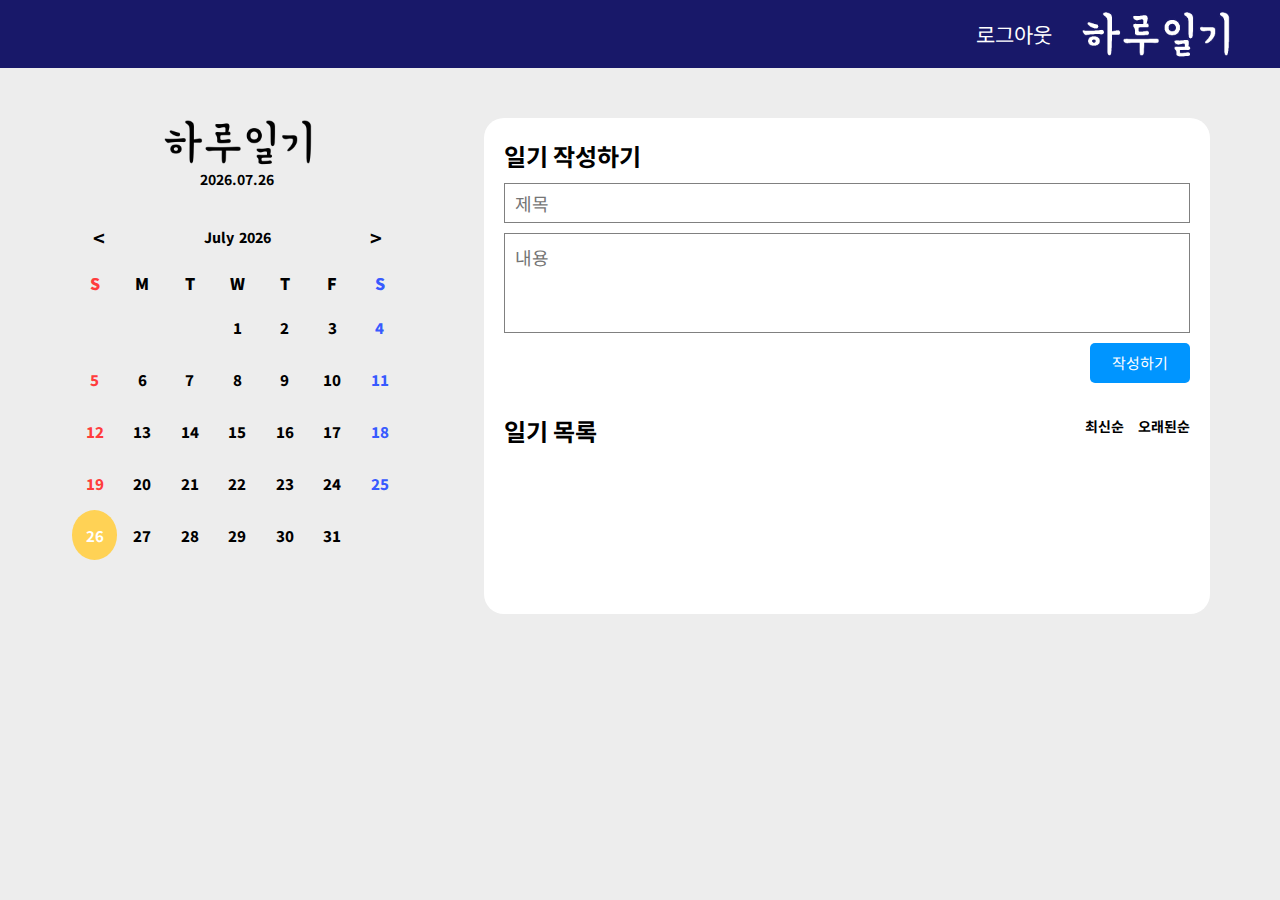
<file: main.html>
<!DOCTYPE html>
<html lang="en">
<head>
    <meta charset="UTF-8">
    <meta http-equiv="X-UA-Compatible" content="IE=edge">
    <meta name="viewport" content="width=device-width, initial-scale=1.0">
    <title>DIARY</title>

    <link rel="stylesheet" href="./css/style.css">
</head>
<body>
  
    <header>
        <div class="log">
            <button type="button" class="sign-out-button">로그아웃</button>
            <img src="./img/logo-w.png" class="logo">
        </div>
    </header>
    <main>
        <section class="calender">
            <div class="title">
                <img src="./img/logo-b.png" class="logo">
                <span class="today"></span>
            </div>
            <div class="my-calendar clearfix">
                <div class="clicked-date">
                  <div class="cal-day"></div>
                  <div class="cal-date"></div>
                </div>
                <div class="calendar-box">
                  <div class="ctr-box clearfix">
                    <button type="button" title="prev" class="btn-cal prev">
                    </button>
                    <span class="cal-month"></span>
                    <span class="cal-year"></span>
                    <button type="button" title="next" class="btn-cal next">
                    </button>
                  </div>
                  <table class="cal-table">
                    <thead>
                      <tr>
                        <th>S</th>
                        <th>M</th>
                        <th>T</th>
                        <th>W</th>
                        <th>T</th>
                        <th>F</th>
                        <th>S</th>
                      </tr>
                    </thead>
                    <tbody class="cal-body"></tbody>
                  </table>
                </div>
              </div>
        </section>
        <section class="page">
            <article class="form">
                <h1>일기 작성하기</h1>
                <input type="text" id="title" placeholder="제목">
                <textarea name="diary" id="diary" cols="30" rows="10" placeholder="내용"></textarea>
                <button class="blue btns" name="add" value="add">작성하기</button>
            </article>
            <article class="list">
              <div>
                <h2>일기 목록</h2>
                <div>
                  <span class="btns" name="new">최신순</span>
                  <span class="btns" name="old">오래된순</span>
                </div>
              </div>
                <ul> </ul>
            </article>
        </section>
    </main>
    <script type="text/javascript">
        var signout = document.querySelector('.sign-out-button');
        signout.addEventListener('click',
        function() {
             var member = JSON.parse(window.localStorage.getItem('diaryMembers'));
             if(member.sign){
                member.sign = false;
                localStorage.setItem('diaryMembers', JSON.stringify(member));
                location.href = 'sign.html';
             }
        });

    </script>
    <script src="./js/main.js"></script>
    <script src="./js/calender.js"></script>

</body>
</html>
</file>
<file: css/style.css>
@import url('https://fonts.googleapis.com/css2?family=Noto+Sans+KR:wght@400;500;700&display=swap');
*{
    margin: 0;
    padding: 0;
    border: none;
    outline: none;
    list-style: none;
    box-sizing: border-box;
    font-family: 'Noto Sans KR', sans-serif;
}
body{
    background-color: rgb(237, 237, 237);
}
main{
    max-width: 100%;
    display: flex;
    justify-content: center;
    margin: 30px 50px;
    padding: 20px;
}
header{
    background-color: rgb(24, 24, 105);
    padding: 10px 0;
}

header .log {
  display: flex;
  justify-content: flex-end;
  align-items: center;
}

header .sign-out-button {
  background: transparent;
  margin-top: 0;
  font-size: 21px;
  margin-right: 16px;
}

header img{
    margin-right: 50px;
    display: block;
}

h1, h2{
    font-size: 24px;
    font-weight: bold;
    margin-bottom: 10px;
}
button{
    width: 100px;
    height: 40px;
    font-size: 15px;
    line-height: 40px;
    border-radius: 5px;
    margin-top: 10px;
    color: #fff;
    margin-left: auto;
    cursor: pointer;
}
button.blue{
    background-color: rgb(0, 149, 255);
    display: block;
}
button.red{
    background-color: rgb(255, 46, 46);
}
textarea, input{
    border: 1px solid gray;
    display: block;
    width: 100%;
    height: 100px;
    resize: none;
    padding: 10px;
    font-size: 18px;
}
input{
    height: 40px;
    margin-bottom: 10px;
}
ul{
    max-height: 45vh;
    overflow-y: scroll;
}
li{
    border: 1px solid gray;
    padding: 10px;
    border-radius: 5px;
}
li+li{
    margin-top: 10px;
}
li div{
    display: flex;
    justify-content: space-between;
    align-items: flex-end;
}

span{
    font-size: 14px;
}
.calender{
    width: 30%;
    max-width: 380px;
    display: flex;
    flex-direction: column;
    align-items: center;
    margin-right: 80px;
}
.page{
    width: 65%;
    border-radius: 20px;
    padding: 20px;
    background-color: #fff;
}
.logo{
    width: 150px;
    display: block;
}
.title{
    text-align: center;
}

.today{
    font-weight: bold;
}
.list {
  margin-top: 30px;
}
.list > div{
  display: flex;
  justify-content: space-between;
}
.list span{
  margin-left: 10px;
  font-weight: bold;
  cursor: pointer;
}
.list span:hover{
  text-decoration: underline;
  text-underline-position: under;
}
/* calender */

.my-calendar {
    width: 100%;
    text-align: center;
    font-weight: 800;
    cursor: default;
    margin-top: 30px;
  }
  .my-calendar .calendar-box {
    width: 100%;
  }
  .my-calendar button{
    color: #000;
  }
  .clicked-date{
    width: 0px;
    height: 0px;
    opacity: 0;

  }
  .ctr-box {
    padding: 0 16px;
    margin-bottom: 20px;
    font-size: 20px;
  }
  .ctr-box .btn-cal {
    position: relative;
    float: left;
    width: 25px;
    height: 25px;
    margin-top: 5px;
    font-size: 16px;
    cursor: pointer;
    border: none;
    background: none;
  }
  .ctr-box .btn-cal:after {
    content: '<';
    position: absolute;
    top: 0;
    left: 0;
    width: 100%;
    height: 100%;
    line-height: 25px;
    font-weight: bold;
    font-size: 20px;
  }
  .ctr-box .btn-cal.next {
    float: right;
  }
  .ctr-box .btn-cal.next:after {
    content: '>';
  }
  
  .cal-table {
    width: 100%;
  }
  .cal-table th {
    width: 14.2857%;
    padding-bottom: 5px;
    font-size: 16px;
    font-weight: 900;
  }
  .cal-table td {
    padding: 3px 0;
    height: 50px;
    font-size: 15px;
    vertical-align: middle;
  }
  .cal-table th:nth-child(7),
  .cal-table td:nth-child(7n) {
    color: #385aff;
  }
  .cal-table th:nth-child(1),
  .cal-table td:nth-child(7n + 1) {
    color: #ff3c3c;
  }
  .cal-table td.day {
    position: relative;
    cursor: pointer;
  }
  .cal-table td.today {
    background: #ffd255;
    border-radius: 50%;
    color: #fff;
  }
  .cal-table td.day-active {
    background: #ff8585;
    border-radius: 50%;
    color: #fff;
  }
  .cal-table td.has-event:after {
    content: '';
    display: block;
    position: absolute;
    left: 0;
    bottom: 0;
    width: 100%;
    height: 4px;
    background: #FFC107;
  }

#sign-container { 
    margin: 0;
    padding: 0;
    height: 100vh;
    background-color: rgb(24, 24, 105);

    display: flex;
    justify-content: center;
    align-items: center;

    font-size: 16px;
}
 #sign-container img { vertical-align: top; }

.sign-form-wrap {}
.sign-form-wrap .logo {
    width: 350px;
}
.sign-form-wrap .logo img {
    width: 100%;
}
.sign-form-wrap .slogan {
    height: 3.4em;
    text-align: center;
}
.sign-form-wrap .slogan img {
    height: 100%;
}

.sign-form-wrap .btn-area {
    display: flex;
    justify-content: flex-start;
    align-items: stretch;
    margin-top: 16px;
}
.sign-form-wrap .btn-area .btn {
    flex: 1;
    color: #000;
    height: 40px;
}
.sign-form-wrap .btn-area .btn + .btn {
    margin-left: 12px;
}
.sign-form-wrap form button {
    width: 100%;
    color: #000;
}
.sign-form-wrap form input {
    font-size: 16px;
    border-radius: 4px;
    border: 1px solid #eee;
}
.sign-form-wrap form input::placeholder {
    color: #aaa;
}

.sign-area {
    padding-top: 24px;
}
.sign-area .sign-in-button, 
.sign-area .sign-up-button {
  background: rgb(255 151 21);
}
.sign-area form,
.sign-area form .sign-in-button,
.sign-area form .sign-up-button {
  display: none;  
}
.sign-area.signin form,
.sign-area.signup form,
.sign-area.signin form .sign-in-button,
.sign-area.signup form .sign-up-button { display: block; }

.sign-area.signin + .btn-area,
.sign-area.signup + .btn-area {
  display: none;
}

.sign-area .signback-button {
  background: #222;
  color: #fff;
}
</file>
